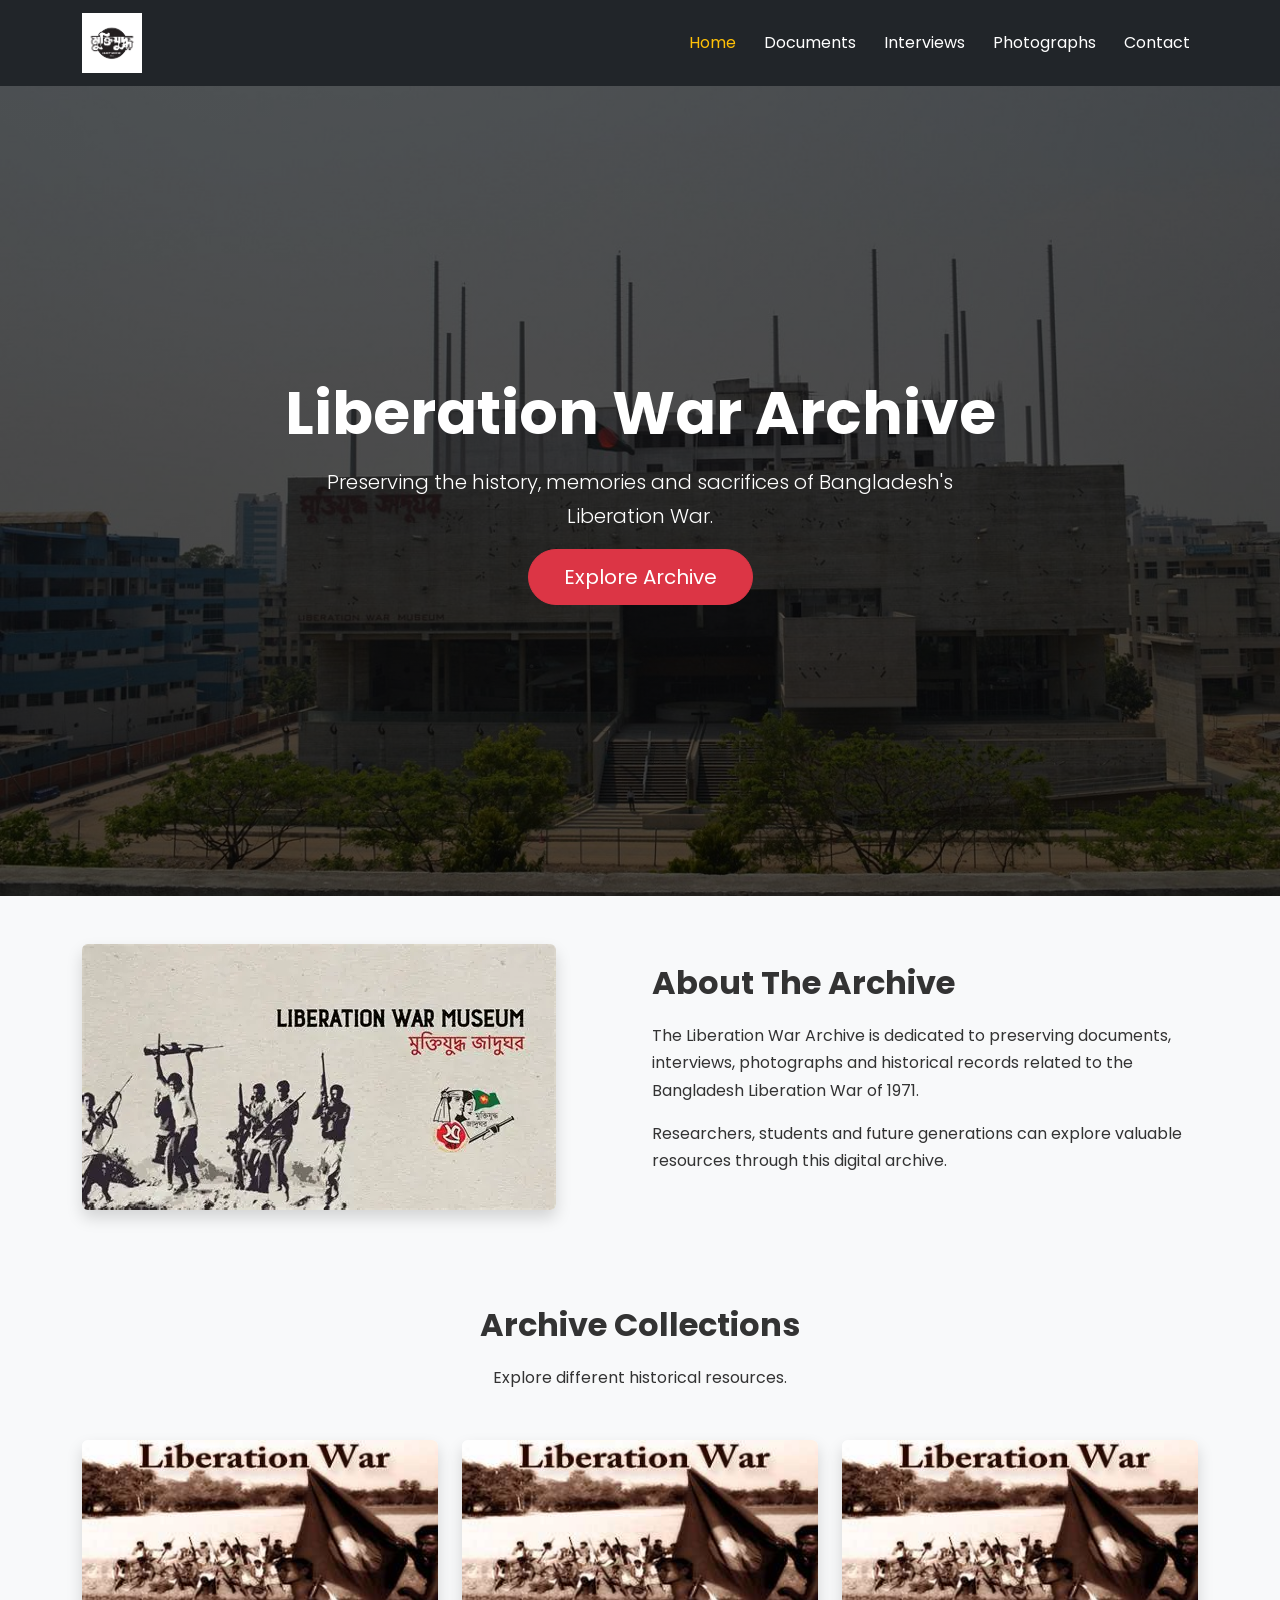
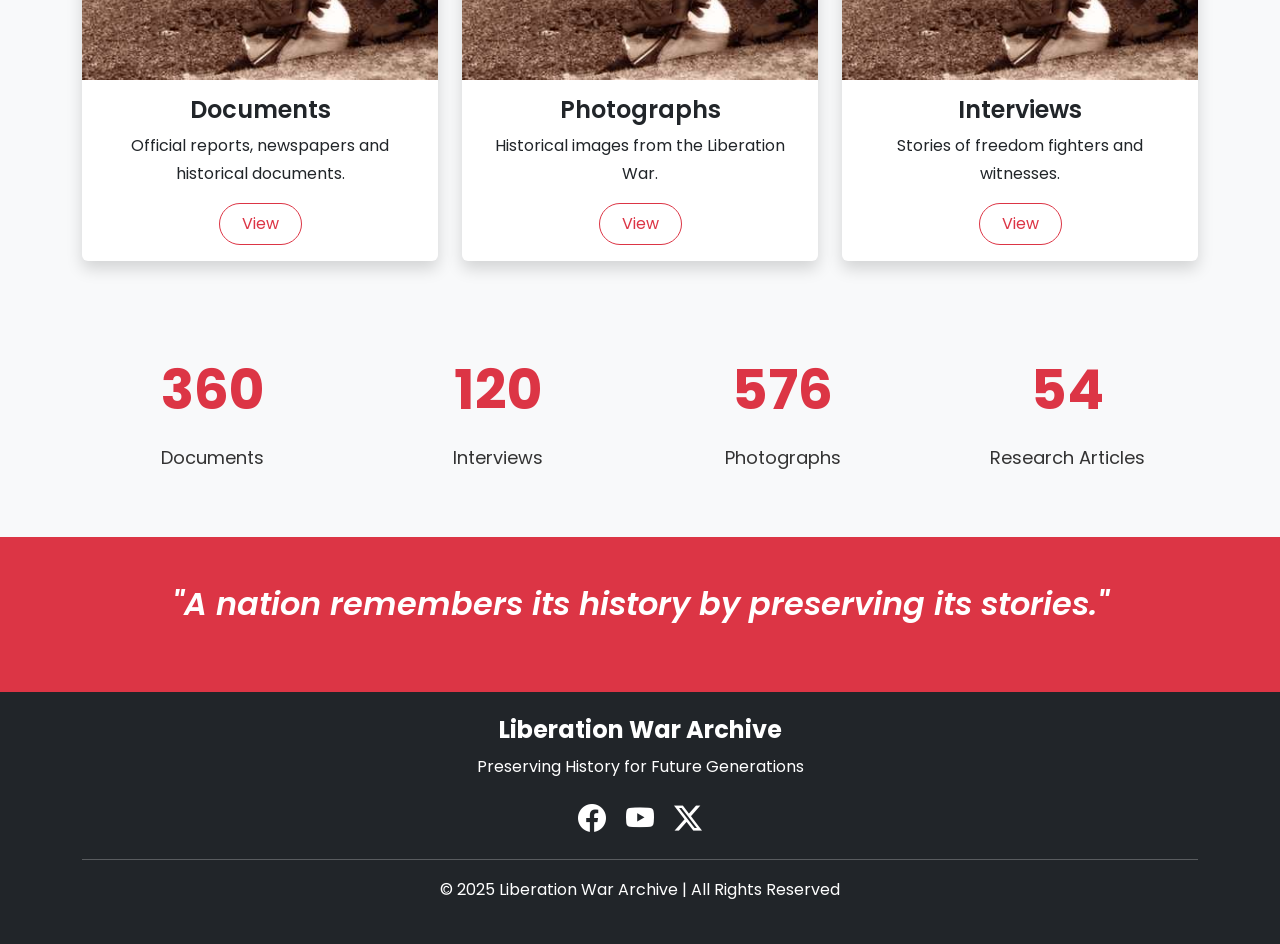
<file: index.html>
<!DOCTYPE html>
<html lang="en">

<head>
    <meta charset="UTF-8">
    <meta name="viewport" content="width=device-width, initial-scale=1.0">

    <title>Liberation War Archive</title>

    <meta name="description" content="Liberation War Archive of Bangladesh">
    <meta name="keywords" content="Liberation War, Bangladesh, History, Archive">

    <!-- Bootstrap CSS -->
    <link href="https://cdn.jsdelivr.net/npm/bootstrap@5.3.3/dist/css/bootstrap.min.css" rel="stylesheet">

    <!-- Bootstrap Icons -->
    <link href="https://cdn.jsdelivr.net/npm/bootstrap-icons@1.11.3/font/bootstrap-icons.css" rel="stylesheet">

    <!-- Custom CSS -->
    <link rel="stylesheet" href="css/style.css">
</head>

<body>

    <!-- Navbar -->

    <nav class="navbar navbar-expand-lg navbar-dark bg-dark sticky-top">
        <div class="container">

            <a class="navbar-brand fw-bold" href="index.html">
               <img src="image/logo.avif" width="60px" alt="">
            </a>

            <button class="navbar-toggler" data-bs-toggle="collapse" data-bs-target="#menu">
                <span class="navbar-toggler-icon"></span>
            </button>

            <div class="collapse navbar-collapse" id="menu">

                <ul class="navbar-nav ms-auto">

                    <li class="nav-item">
                        <a class="nav-link active" href="index.html">Home</a>
                    </li>

                    <li class="nav-item">
                        <a class="nav-link" href="documents.html" >Documents</a>
                    </li>

                    <li class="nav-item">
                        <a class="nav-link" href="interviews.html">Interviews</a>
                    </li>

                    <li class="nav-item">
                        <a class="nav-link" href="photographs.html">Photographs</a>
                    </li>

                    <li class="nav-item">
                        <a class="nav-link" href="contact.html">Contact</a>
                    </li>

                </ul>

            </div>

        </div>
    </nav>

    <!-- Hero -->

    <section class="hero d-flex align-items-center">

        <div class="container text-center text-white">

            <h1 class="display-3 fw-bold">
                Liberation War Archive
            </h1>

            <p class="lead mt-3">
                Preserving the history, memories and sacrifices of Bangladesh's Liberation War.
            </p>

            <a href="documents.html" class="btn btn-danger btn-lg mt-3">
                Explore Archive
            </a>

        </div>

    </section>

    <!-- About -->

    <section class="py-5">

        <div class="container">

            <div class="row align-items-center">

                <div class="col-lg-6">

                    <img src="image/Liberation-2.webp" class="img-fluid rounded shadow">

                </div>

                <div class="col-lg-6">

                    <h2>About The Archive</h2>

                    <p class="mt-3">

                        The Liberation War Archive is dedicated to preserving documents,
                        interviews, photographs and historical records related to the
                        Bangladesh Liberation War of 1971.

                    </p>

                    <p>

                        Researchers, students and future generations can explore valuable
                        resources through this digital archive.

                    </p>

                </div>

            </div>

        </div>

    </section>

    <!-- Features -->

    <section id="tesint" class="bg-light py-5">

        <div class="container">

            <div class="text-center mb-5">

                <h2>Archive Collections</h2>

                <p>Explore different historical resources.</p>

            </div>

            <div class="row g-4">

                <div class="col-md-4">

                    <div class="card shadow h-100">

                        <img src="image/Liberation-War.jpg" class="card-img-top">

                        <div class="card-body">

                            <h4>Documents</h4>

                            <p>
                                Official reports, newspapers and historical documents.
                            </p>

                            <a href="documents.html" class="btn btn-outline-danger">
                                View
                            </a>

                        </div>

                    </div>

                </div>

                <div class="col-md-4">

                    <div class="card shadow h-100">

                        <img src="image/Liberation-War.jpg" class="card-img-top">

                        <div class="card-body">

                            <h4>Photographs</h4>

                            <p>
                                Historical images from the Liberation War.
                            </p>

                            <a href="photographs.html" class="btn btn-outline-danger">
                                View
                            </a>

                        </div>

                    </div>

                </div>

                <div class="col-md-4">

                    <div class="card shadow h-100">

                        <img src="image/Liberation-War.jpg" class="card-img-top">

                        <div class="card-body">

                            <h4>Interviews</h4>

                            <p>
                                Stories of freedom fighters and witnesses.
                            </p>

                            <a href="interviews.html" class="btn btn-outline-danger">
                                View
                            </a>

                        </div>

                    </div>

                </div>

            </div>

        </div>

    </section>

    <!-- Statistics -->

    <section class="py-5">

        <div class="container">

            <div class="row text-center">

                <div class="col-md-3">

                    <h2 class="counter" data-target="500">0</h2>

                    <p>Documents</p>

                </div>

                <div class="col-md-3">

                    <h2 class="counter" data-target="120">0</h2>

                    <p>Interviews</p>

                </div>

                <div class="col-md-3">

                    <h2 class="counter" data-target="800">0</h2>

                    <p>Photographs</p>

                </div>

                <div class="col-md-3">

                    <h2 class="counter" data-target="54">0</h2>

                    <p>Research Articles</p>

                </div>

            </div>

        </div>

    </section>

    <!-- Quote -->

    <section class="bg-danger text-white py-5">

        <div class="container text-center">

            <h2>

                "A nation remembers its history by preserving its stories."

            </h2>

        </div>

    </section>

    <!-- Footer -->

    <footer class="bg-dark text-white py-4">

        <div class="container text-center">

            <h4>Liberation War Archive</h4>

            <p>

                Preserving History for Future Generations

            </p>

            <div>

                <i class="bi bi-facebook fs-3 mx-2"></i>

                <i class="bi bi-youtube fs-3 mx-2"></i>

                <i class="bi bi-twitter-x fs-3 mx-2"></i>

            </div>

            <hr>

            <p>

                © 2025 Liberation War Archive | All Rights Reserved

            </p>

        </div>

    </footer>

    <script src="https://cdn.jsdelivr.net/npm/bootstrap@5.3.3/dist/js/bootstrap.bundle.min.js"></script>

    <script src="js/script.js"></script>

</body>

</html>
</file>
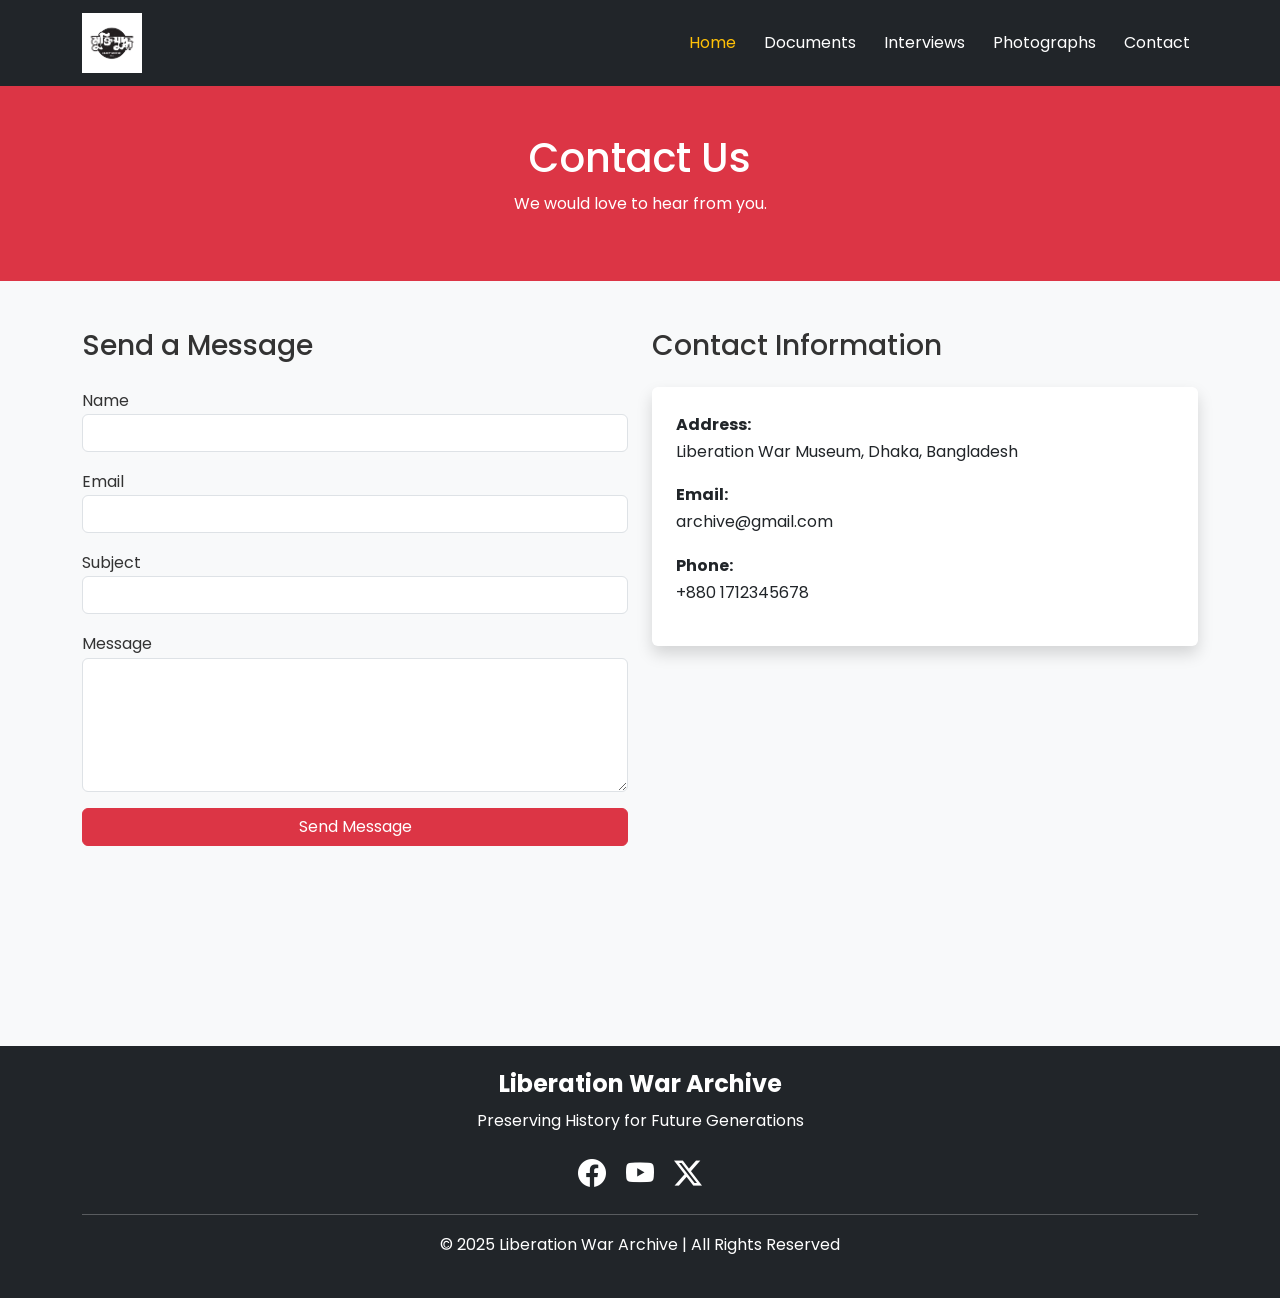
<file: contact.html>
<!DOCTYPE html>
<html lang="en">

<head>
    <meta charset="UTF-8">
    <meta name="viewport" content="width=device-width, initial-scale=1.0">
    <title>Contact | Liberation War Archive</title>

    <link href="https://cdn.jsdelivr.net/npm/bootstrap@5.3.3/dist/css/bootstrap.min.css" rel="stylesheet">
     <!-- Bootstrap Icons -->
    <link href="https://cdn.jsdelivr.net/npm/bootstrap-icons@1.11.3/font/bootstrap-icons.css" rel="stylesheet">
    <link rel="stylesheet" href="css/style.css">
</head>

<body>

<!-- Navbar -->

<nav class="navbar navbar-expand-lg navbar-dark bg-dark sticky-top">
        <div class="container">

            <a class="navbar-brand fw-bold" href="index.html">
               <img src="image/logo.avif" width="60px" alt="">
            </a>

            <button class="navbar-toggler" data-bs-toggle="collapse" data-bs-target="#menu">
                <span class="navbar-toggler-icon"></span>
            </button>

            <div class="collapse navbar-collapse" id="menu">

                <ul class="navbar-nav ms-auto">

                    <li class="nav-item">
                        <a class="nav-link active" href="index.html">Home</a>
                    </li>

                    <li class="nav-item">
                        <a class="nav-link" href="documents.html">Documents</a>
                    </li>

                    <li class="nav-item">
                        <a class="nav-link" href="interviews.html">Interviews</a>
                    </li>

                    <li class="nav-item">
                        <a class="nav-link" href="photographs.html">Photographs</a>
                    </li>

                    <li class="nav-item">
                        <a class="nav-link" href="contact.html">Contact</a>
                    </li>

                </ul>

            </div>

        </div>
    </nav>

<!-- Banner -->

<section class="bg-danger text-white py-5">
    <div class="container text-center">
        <h1>Contact Us</h1>
        <p>We would love to hear from you.</p>
    </div>
</section>

<!-- Contact -->

<section class="py-5">

<div class="container">

<div class="row">

<div class="col-lg-6">

<h3 class="mb-4">Send a Message</h3>

<form id="contactForm">

<div class="mb-3">
<label>Name</label>
<input type="text" class="form-control" id="name">
</div>

<div class="mb-3">
<label>Email</label>
<input type="email" class="form-control" id="email">
</div>

<div class="mb-3">
<label>Subject</label>
<input type="text" class="form-control" id="subject">
</div>

<div class="mb-3">
<label>Message</label>
<textarea class="form-control" rows="5" id="message"></textarea>
</div>

<button class="btn btn-danger w-100">
Send Message
</button>

</form>

</div>

<div class="col-lg-6">

<h3 class="mb-4">Contact Information</h3>

<div class="card shadow p-4">

<p><strong>Address:</strong><br> Liberation War Museum, Dhaka, Bangladesh</p>

<p><strong>Email:</strong><br> archive@gmail.com</p>

<p><strong>Phone:</strong><br> +880 1712345678</p>

</div>

<div class="mt-4">

<iframe
src="https://www.google.com/maps?q=Liberation+War+Museum+Dhaka&output=embed"
width="100%"
height="320"
style="border:0;"
loading="lazy">
</iframe>

</div>

</div>

</div>

</div>

</section>

<footer class="bg-dark text-white py-4">

        <div class="container text-center">

            <h4>Liberation War Archive</h4>

            <p>

                Preserving History for Future Generations

            </p>

            <div>

                <i class="bi bi-facebook fs-3 mx-2"></i>

                <i class="bi bi-youtube fs-3 mx-2"></i>

                <i class="bi bi-twitter-x fs-3 mx-2"></i>

            </div>

            <hr>

            <p>

                © 2025 Liberation War Archive | All Rights Reserved

            </p>

        </div>

    </footer>

<script src="https://cdn.jsdelivr.net/npm/bootstrap@5.3.3/dist/js/bootstrap.bundle.min.js"></script>
<script src="js/script.js"></script>

</body>

</html>
</file>
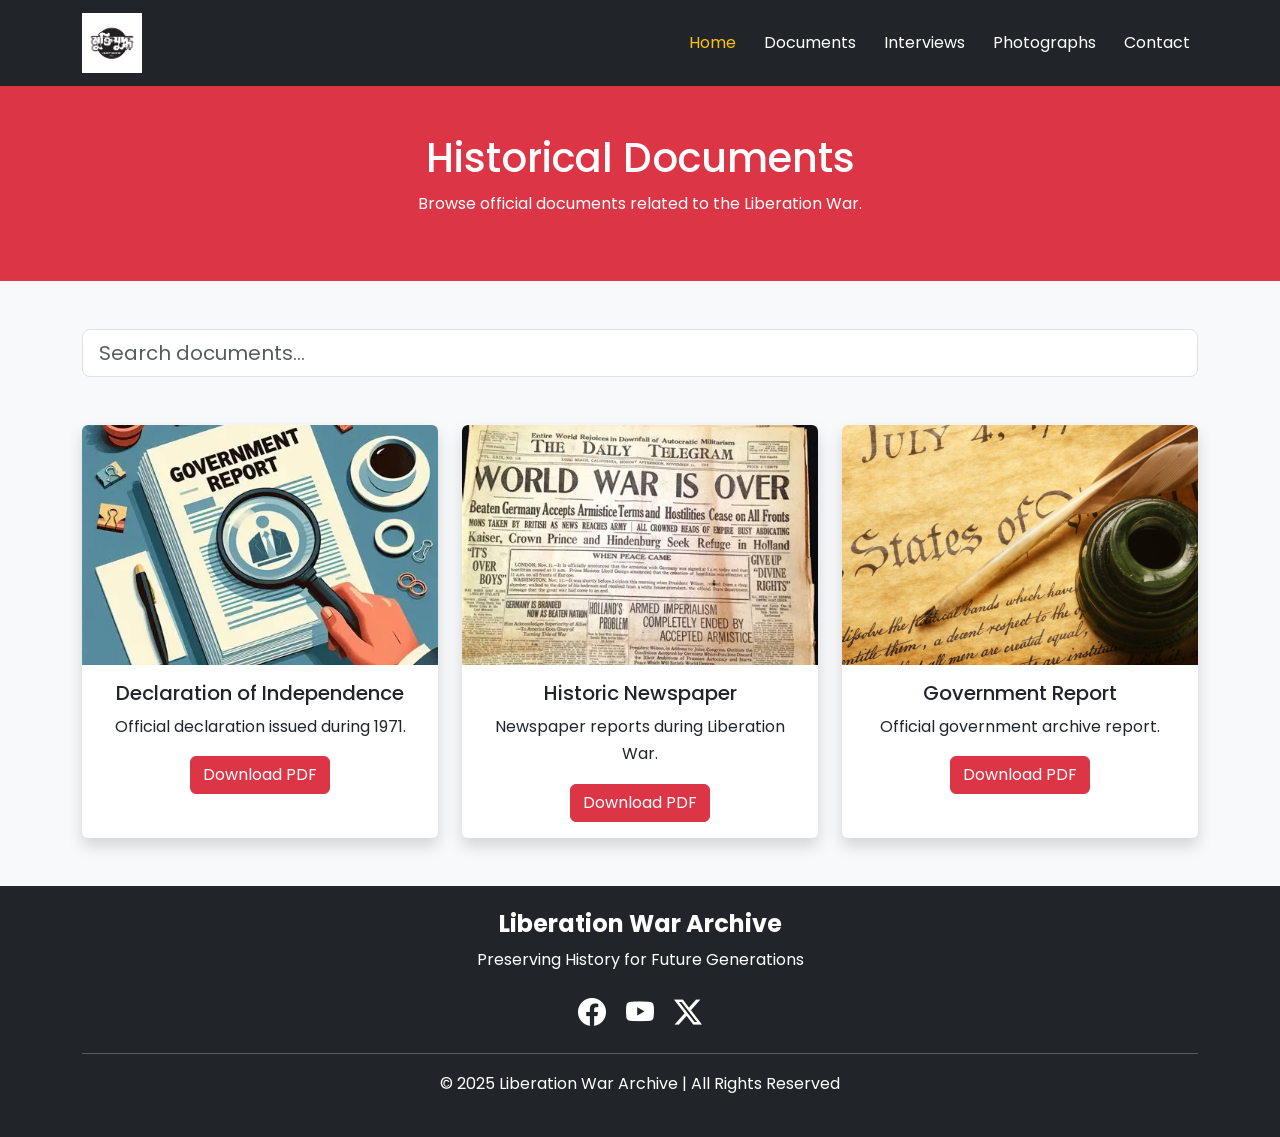
<file: documents.html>
<!DOCTYPE html>
<html lang="en">

<head>
    <meta charset="UTF-8">
    <meta name="viewport" content="width=device-width, initial-scale=1.0">
    <title>Documents | Liberation War Archive</title>

    <link href="https://cdn.jsdelivr.net/npm/bootstrap@5.3.3/dist/css/bootstrap.min.css" rel="stylesheet">
     <!-- Bootstrap Icons -->
    <link href="https://cdn.jsdelivr.net/npm/bootstrap-icons@1.11.3/font/bootstrap-icons.css" rel="stylesheet">

    <link rel="stylesheet" href="css/style.css">
</head>

<body>

<!-- Navbar -->
<nav class="navbar navbar-expand-lg navbar-dark bg-dark sticky-top">
        <div class="container">

            <a class="navbar-brand fw-bold" href="index.html">
               <img src="image/logo.avif" width="60px" alt="">
            </a>

            <button class="navbar-toggler" data-bs-toggle="collapse" data-bs-target="#menu">
                <span class="navbar-toggler-icon"></span>
            </button>

            <div class="collapse navbar-collapse" id="menu">

                <ul class="navbar-nav ms-auto">

                    <li class="nav-item">
                        <a class="nav-link active" href="index.html">Home</a>
                    </li>

                    <li class="nav-item">
                        <a class="nav-link" href="documents.html">Documents</a>
                    </li>

                    <li class="nav-item">
                        <a class="nav-link" href="interviews.html">Interviews</a>
                    </li>

                    <li class="nav-item">
                        <a class="nav-link" href="photographs.html">Photographs</a>
                    </li>

                    <li class="nav-item">
                        <a class="nav-link" href="contact.html">Contact</a>
                    </li>

                </ul>

            </div>

        </div>
    </nav>

<!-- Header -->

<section class="bg-danger text-white py-5">

<div class="container text-center">

<h1>Historical Documents</h1>

<p>Browse official documents related to the Liberation War.</p>

</div>

</section>

<!-- Search -->

<div class="container my-5">

<input type="text"
id="searchInput"
class="form-control form-control-lg"
placeholder="Search documents...">

</div>

<!-- Documents -->

<div class="container mb-5">

<div class="row g-4" id="documentList">

<!-- Card -->

<div class="col-md-4 document">

<div class="card h-100 shadow">

<img src="image/document-3.webp" class="card-img-top">

<div class="card-body">

<h5 class="card-title">
Declaration of Independence
</h5>

<p class="card-text">
Official declaration issued during 1971.
</p>

<a href="#"
class="btn btn-danger">
Download PDF
</a>

</div>

</div>

</div>

<!-- Card -->

<div class="col-md-4 document">

<div class="card h-100 shadow">

<img src="image/document-2.webp" class="card-img-top">

<div class="card-body">

<h5 class="card-title">
Historic Newspaper
</h5>

<p class="card-text">
Newspaper reports during Liberation War.
</p>

<a href="documents/newspaper.pdf"
class="btn btn-danger">
Download PDF
</a>

</div>

</div>

</div>

<!-- Card -->

<div class="col-md-4 document">

<div class="card h-100 shadow">

<img src="image/document.avif" class="card-img-top">

<div class="card-body">

<h5 class="card-title">
Government Report
</h5>

<p class="card-text">
Official government archive report.
</p>

<a href="documents/report.pdf"
class="btn btn-danger">
Download PDF
</a>

</div>

</div>

</div>

</div>

</div>

<!-- Footer -->

<footer class="bg-dark text-white py-4">

        <div class="container text-center">

            <h4>Liberation War Archive</h4>

            <p>

                Preserving History for Future Generations

            </p>

            <div>

                <i class="bi bi-facebook fs-3 mx-2"></i>

                <i class="bi bi-youtube fs-3 mx-2"></i>

                <i class="bi bi-twitter-x fs-3 mx-2"></i>

            </div>

            <hr>

            <p>

                © 2025 Liberation War Archive | All Rights Reserved

            </p>

        </div>

    </footer>

<script src="https://cdn.jsdelivr.net/npm/bootstrap@5.3.3/dist/js/bootstrap.bundle.min.js"></script>

<script src="js/script.js"></script>

</body>

</html>
</file>
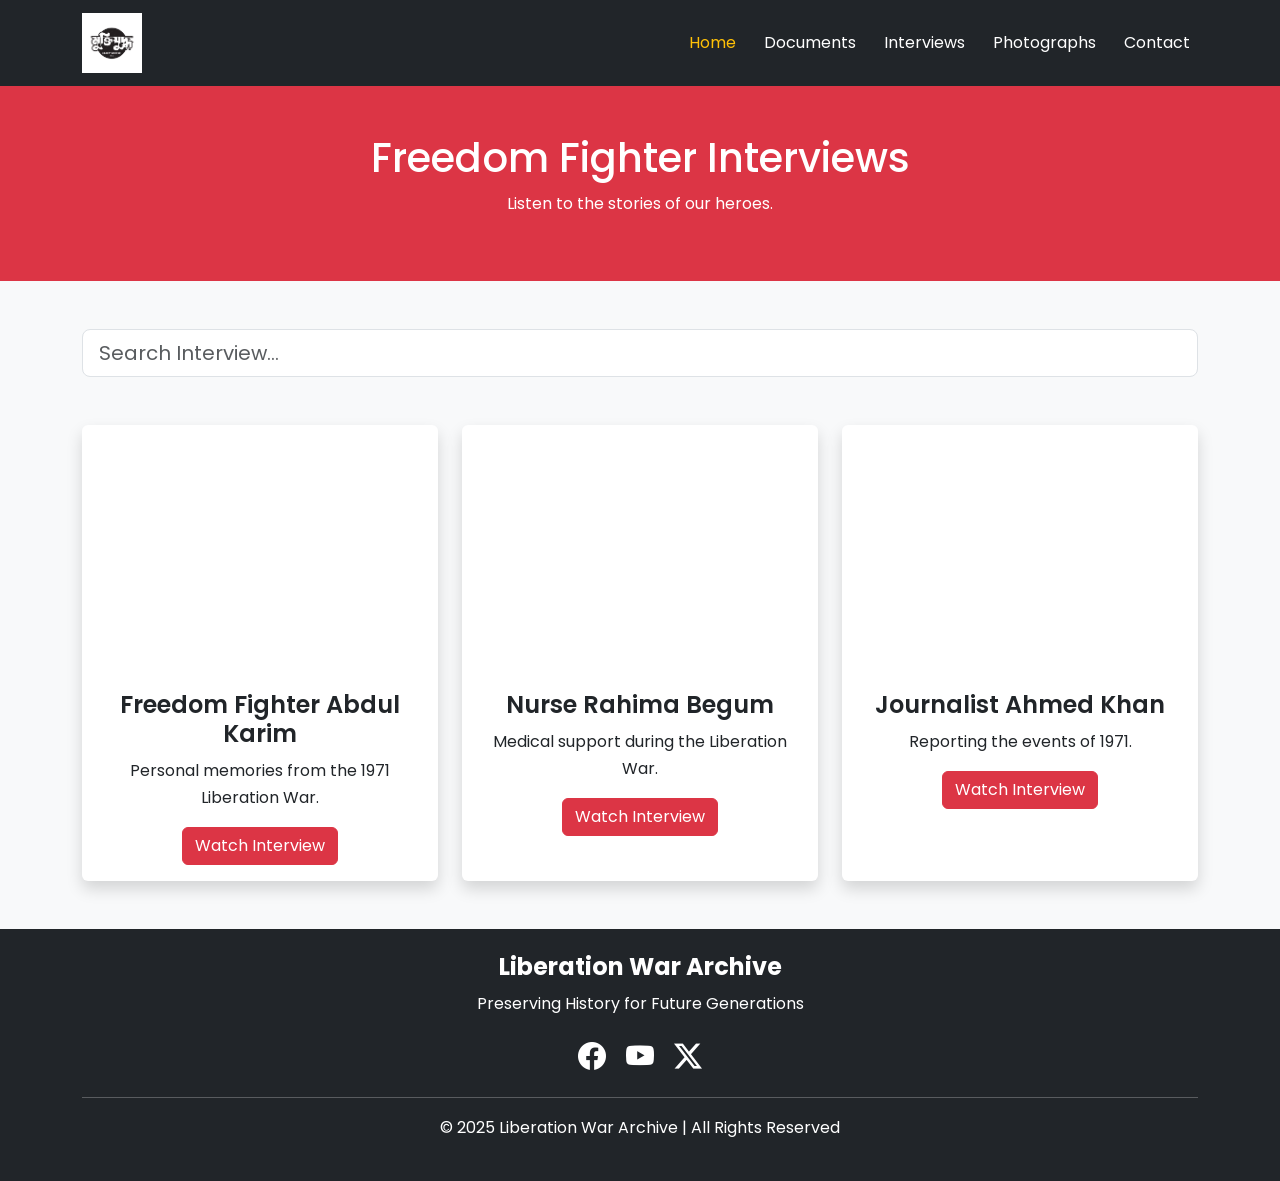
<file: interviews.html>
<!DOCTYPE html>
<html lang="en">

<head>
    <meta charset="UTF-8">
    <meta name="viewport" content="width=device-width, initial-scale=1.0">
    <title>Interviews | Liberation War Archive</title>

    <link href="https://cdn.jsdelivr.net/npm/bootstrap@5.3.3/dist/css/bootstrap.min.css" rel="stylesheet">
     <!-- Bootstrap Icons -->
    <link href="https://cdn.jsdelivr.net/npm/bootstrap-icons@1.11.3/font/bootstrap-icons.css" rel="stylesheet">
    <link rel="stylesheet" href="css/style.css">
</head>

<body>

<!-- Navbar -->

<nav class="navbar navbar-expand-lg navbar-dark bg-dark sticky-top">
        <div class="container">

            <a class="navbar-brand fw-bold" href="index.html">
               <img src="image/logo.avif" width="60px" alt="">
            </a>

            <button class="navbar-toggler" data-bs-toggle="collapse" data-bs-target="#menu">
                <span class="navbar-toggler-icon"></span>
            </button>

            <div class="collapse navbar-collapse" id="menu">

                <ul class="navbar-nav ms-auto">

                    <li class="nav-item">
                        <a class="nav-link active" href="index.html">Home</a>
                    </li>

                    <li class="nav-item">
                        <a class="nav-link" href="documents.html">Documents</a>
                    </li>

                    <li class="nav-item">
                        <a class="nav-link" href="interviews.html">Interviews</a>
                    </li>

                    <li class="nav-item">
                        <a class="nav-link" href="photographs.html">Photographs</a>
                    </li>

                    <li class="nav-item">
                        <a class="nav-link" href="contact.html">Contact</a>
                    </li>

                </ul>

            </div>

        </div>
    </nav>

<!-- Banner -->

<section class="bg-danger text-white py-5">

    <div class="container text-center">

        <h1>Freedom Fighter Interviews</h1>

        <p>Listen to the stories of our heroes.</p>

    </div>

</section>

<!-- Search -->

<div class="container my-5">

    <input
        type="text"
        class="form-control form-control-lg"
        id="interviewSearch"
        placeholder="Search Interview...">

</div>

<!-- Interview Cards -->

<div class="container mb-5">

    <div class="row g-4">

        <!-- Card 1 -->

        <div class="col-md-4 interview-card">

            <div class="card h-100 shadow">

               <iframe width="860" height="250" src="https://www.youtube.com/embed/IfRcK26PBYo" title="1971: Bangladesh Liberation War And The Bloody Road To Independence" frameborder="0" allow="accelerometer; autoplay; clipboard-write; encrypted-media; gyroscope; picture-in-picture; web-share" referrerpolicy="strict-origin-when-cross-origin" allowfullscreen></iframe>

                <div class="card-body text-center">

                    <h4 class="card-title">
                        Freedom Fighter Abdul Karim
                    </h4>

                    <p>
                        Personal memories from the 1971 Liberation War.
                    </p>

                    <button
                        class="btn btn-danger"
                        data-bs-toggle="modal"
                        data-bs-target="#videoModal">

                        Watch Interview

                    </button>

                </div>

            </div>

        </div>

        <!-- Card 2 -->

        <div class="col-md-4 interview-card">

            <div class="card h-100 shadow">

                <!-- <img src="images/interview2.jpg"> -->
               <iframe width="860" height="250" src="https://www.youtube.com/embed/IfRcK26PBYo" title="1971: Bangladesh Liberation War And The Bloody Road To Independence" frameborder="0" allow="accelerometer; autoplay; clipboard-write; encrypted-media; gyroscope; picture-in-picture; web-share" referrerpolicy="strict-origin-when-cross-origin" allowfullscreen></iframe>

                <div class="card-body text-center">

                    <h4 class="card-title">
                        Nurse Rahima Begum
                    </h4>

                    <p>
                        Medical support during the Liberation War.
                    </p>

                    <button
                        class="btn btn-danger"
                        data-bs-toggle="modal"
                        data-bs-target="#videoModal">

                        Watch Interview

                    </button>

                </div>

            </div>

        </div>

        <!-- Card 3 -->

        <div class="col-md-4 interview-card">

            <div class="card h-100 shadow">

                <iframe width="860" height="250" src="https://www.youtube.com/embed/IfRcK26PBYo" title="1971: Bangladesh Liberation War And The Bloody Road To Independence" frameborder="0" allow="accelerometer; autoplay; clipboard-write; encrypted-media; gyroscope; picture-in-picture; web-share" referrerpolicy="strict-origin-when-cross-origin" allowfullscreen></iframe>


                <div class="card-body text-center">

                    <h4 class="card-title">
                        Journalist Ahmed Khan
                    </h4>

                    <p>
                        Reporting the events of 1971.
                    </p>

                    <button
                        class="btn btn-danger"
                        data-bs-toggle="modal"
                        data-bs-target="#videoModal">

                        Watch Interview

                    </button>

                </div>

            </div>

        </div>

    </div>

</div>

<!-- Modal -->

<div class="modal fade" id="videoModal">

<div class="modal-dialog modal-lg">

<div class="modal-content">

<div class="modal-header">

<h5>Interview Video</h5>

<button
class="btn-close"
data-bs-dismiss="modal"></button>

</div>

<div class="modal-body">

<div class="ratio ratio-16x9">

<iframe
src="https://www.youtube.com/embed/6aM4QO0iN4E"
allowfullscreen>
</iframe>

</div>

</div>

</div>

</div>

</div>

<!-- Footer -->

<footer class="bg-dark text-white py-4">

        <div class="container text-center">

            <h4>Liberation War Archive</h4>

            <p>

                Preserving History for Future Generations

            </p>

            <div>

                <i class="bi bi-facebook fs-3 mx-2"></i>

                <i class="bi bi-youtube fs-3 mx-2"></i>

                <i class="bi bi-twitter-x fs-3 mx-2"></i>

            </div>

            <hr>

            <p>

                © 2025 Liberation War Archive | All Rights Reserved

            </p>

        </div>

    </footer>

<script src="https://cdn.jsdelivr.net/npm/bootstrap@5.3.3/dist/js/bootstrap.bundle.min.js"></script>

<script src="js/script.js"></script>

</body>

</html>
</file>
<file: css/style.css>
/* ==========================
   Google Font
========================== */
@import url('https://fonts.googleapis.com/css2?family=Poppins:wght@300;400;500;600;700&display=swap');

*{
    margin:0;
    padding:0;
    box-sizing:border-box;
    font-family:'Poppins',sans-serif;
}

html{
    scroll-behavior:smooth;
}

body{
    background:#f8f9fa;
    color:#333;
    line-height:1.7;
}

/* ==========================
Navbar
========================== */

.navbar{
    transition:.3s;
}

.navbar-brand{
    font-size:1.5rem;
    font-weight:700;
    letter-spacing:1px;
}

.nav-link{
    color:#fff !important;
    margin-left:12px;
    transition:.3s;
}

.nav-link:hover,
.nav-link.active{
    color:#ffc107 !important;
}

/* ==========================
Hero Section
========================== */

.hero{
    height:90vh;
    background:
        linear-gradient(rgba(0,0,0,.65),rgba(0,0,0,.65)),
        url("../image/hero.jpg") center center/cover no-repeat;
}

.hero h1{
    font-size:60px;
    font-weight:700;
}

.hero p{
    max-width:700px;
    margin:auto;
    font-size:20px;
}

.hero .btn{
    padding:12px 35px;
    border-radius:40px;
    transition:.3s;
}

.hero .btn:hover{
    transform:translateY(-4px);
}

/* ==========================
Section
========================== */

section{
    padding:80px 0;
}

h2{
    font-weight:700;
    margin-bottom:20px;
}

/* ==========================
Cards
========================== */

.card{
    border:none;
    transition:.4s;
    overflow:hidden;
}

.card img{
    height:240px;
    object-fit:cover;
    transition:.4s;
}

.card:hover img{
    transform:scale(1.08);
}

.card:hover{
    transform:translateY(-10px);
    box-shadow:0 20px 35px rgba(0,0,0,.2);
}

.card-body{
    text-align:center;
}

.card-body h4{
    font-weight:600;
}

.btn-outline-danger{
    border-radius:30px;
    padding:8px 22px;
}

/* ==========================
Statistics
========================== */

.counter{
    color:#dc3545;
    font-size:55px;
    font-weight:bold;
}

section .col-md-3 p{
    font-size:18px;
}

/* ==========================
Quote
========================== */

.bg-danger h2{
    font-style:italic;
    font-weight:600;
}

/* ==========================
Footer
========================== */

footer h4{
    font-weight:700;
}

footer i{
    cursor:pointer;
    transition:.3s;
}

footer i:hover{
    color:#ffc107;
    transform:scale(1.2);
}

/* ==========================
Image
========================== */

img{
    max-width:100%;
}

/* ==========================
Responsive
========================== */

@media(max-width:991px){

.hero{
    height:70vh;
}

.hero h1{
    font-size:45px;
}

}

@media(max-width:768px){

.hero{
    height:65vh;
}

.hero h1{
    font-size:35px;
}

.hero p{
    font-size:16px;
}

.counter{
    margin-top:25px;
    font-size:40px;
}

}

@media(max-width:576px){

.hero h1{
    font-size:28px;
}

.hero p{
    font-size:15px;
}

.navbar-brand{
    font-size:20px;
}

}

/* photograp page */

/* Gallery */

.gallery-img{
    height:260px;
    width:100%;
    object-fit:cover;
    cursor:pointer;
    transition:.4s;
}

.gallery-img:hover{
    transform:scale(1.05);
}

.filter-btn.active{
    background:#dc3545;
    color:#fff;
}
</file>
